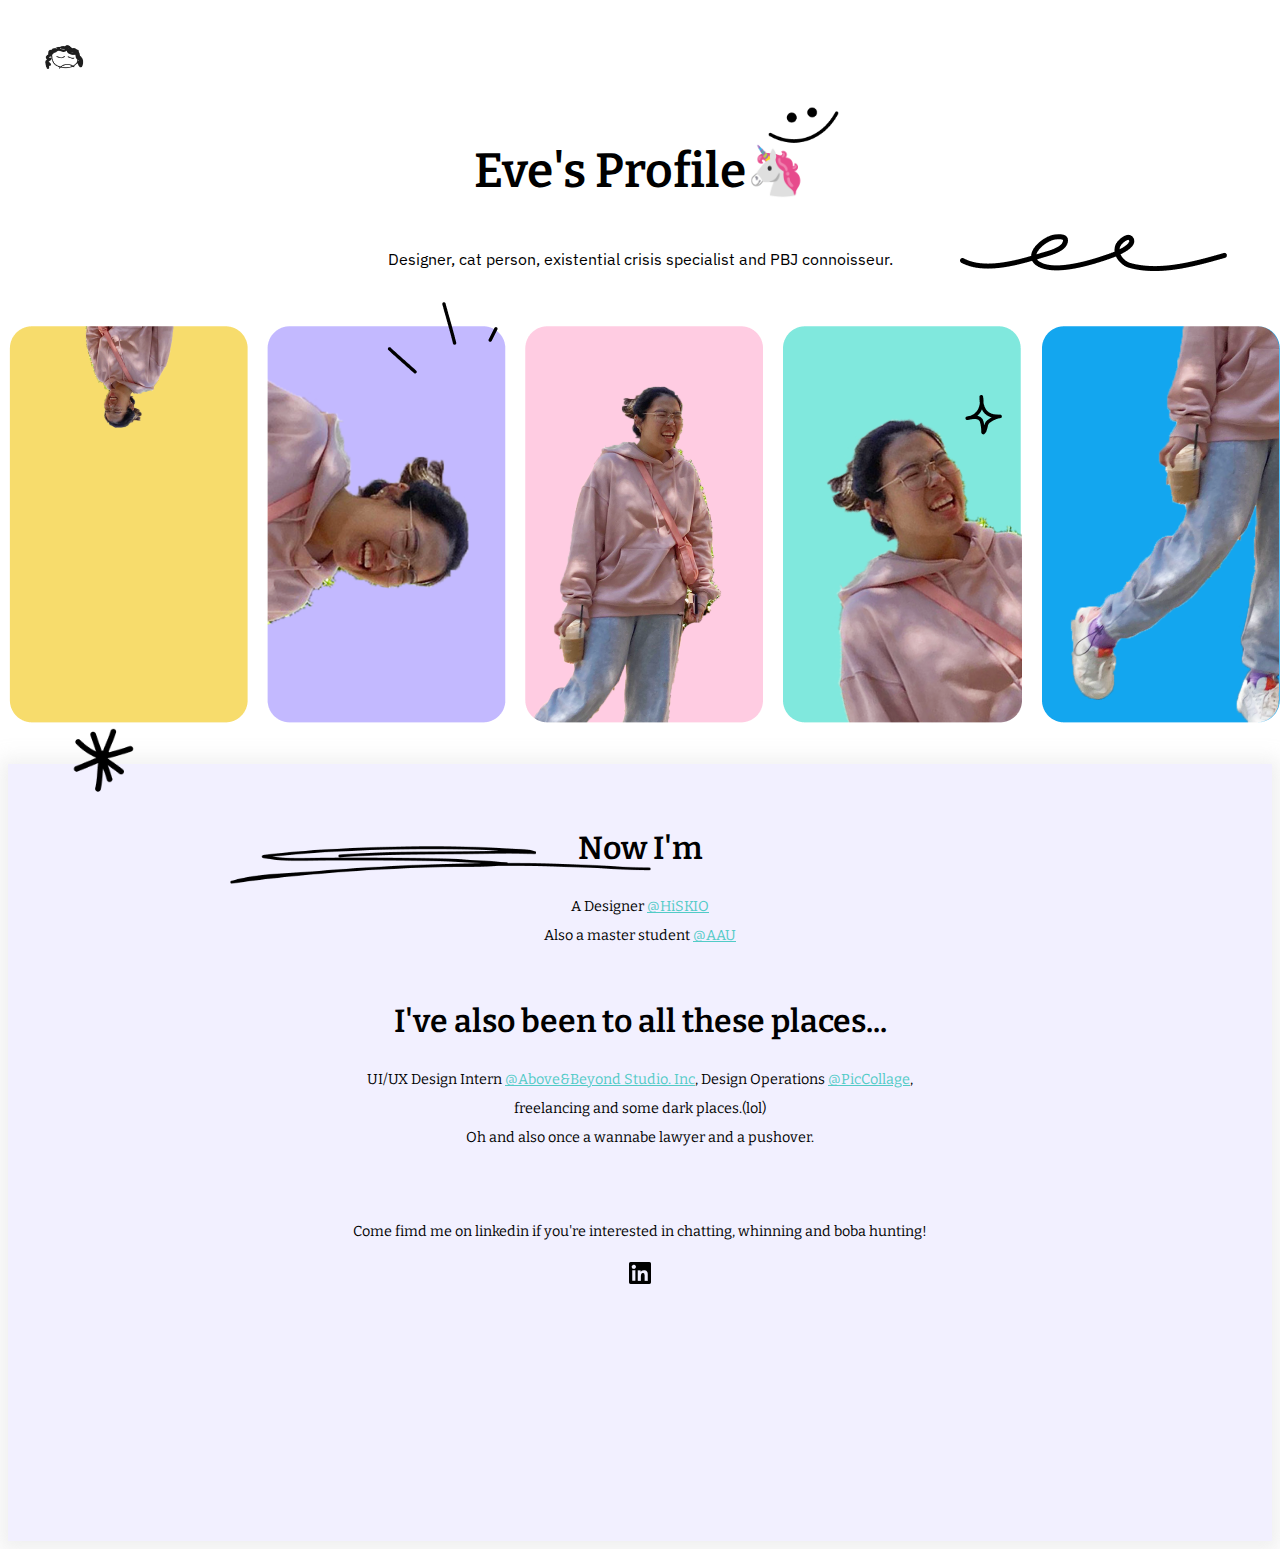
<file: profile/index.html>
<!DOCTYPE html>
<html lang="en">
<head>
	<meta charset="UTF-8">
	<meta name="viewport" content="width=device-width, initial-scale=1.0">
	<title>Eve Kung's Profile</title>
    <meta charset="UTF-8">
	<meta name="viewport" content="width=device-width, initial-scale=1.0">
	
	<script src="https://ajax.googleapis.com/ajax/libs/jquery/3.6.0/jquery.min.js"></script>
	<link rel="stylesheet" href="css/styleguide.css"></link>
	<link rel="preconnect" href="https://fonts.gstatic.com" crossorigin> 
	<link rel="preconnect" href="https://fonts.googleapis.com"> 
	<link rel="preconnect" href="https://fonts.gstatic.com" crossorigin> 
	<link href="https://fonts.googleapis.com/css2?family=Bitter:ital,wght@0,100;0,300;0,400;0,500;0,600;0,700;0,800;0,900;1,100;1,200;1,400;1,500;1,600;1,700;1,800&family=IBM+Plex+Sans:ital,wght@0,300;0,400;0,500;0,600;0,700;1,300;1,400;1,500&display=swap" rel="stylesheet">
	<script src="script/script.js"></script>
	<script src="https://code.jquery.com/jquery-3.6.0.min.js"></script>
	<script type="text/javascript" src="//code.jquery.com/jquery-1.9.1.js"></script>
	
	
</head>

<header class="navbar">
	<div class="container display-flex">
		<div class="logo">
			<img src="images/logo.png" alt="" style="width: 7em;">
		</div>
		<div class="flex-stretch"></div>
		
		</nav>
	</div>
</header>

<body>
	<div class="intro">
		<h1 class="heading">Eve's Profile🦄</h1>
		<p>Designer, cat person, existential crisis specialist and PBJ connoisseur.</p>

		<div class="heroimg">
			<img src="images/heroimg.png" alt="">
		</div>

	</div>

	<div class="doodle1">
		<img style="width: 70%;" src="images/Misc_04.png" alt="">
	</div>

	<div class="doodle2">
		<img style="width: 80%;" src="images/Misc_03.png" alt="">
	</div>

	<div class="doodle3">
		<img src="images/Underline_06.png" alt="">
	</div>

	<div class="doodle4">
		<img style="width:70%;" src="images/Underline_10.png" alt="">
	</div>

	<div class="description">
		<h2>Now I'm</h2>
		<h3>A Designer <a href="https://hiskio.com/en">@HiSKIO</a>
			<br>
			Also a master student <a href="https://www.academyart.edu">@AAU</a></h3>


		<h2 style="margin-top: 4%;">I've also been to all these places...</h2>
		<h3>
			UI/UX Design Intern <a href="https://www.linkedin.com/company/above-beyond-studios-inc/">@Above&Beyond Studio. Inc</a>, 
			Design Operations <a href="https://piccollage.com/">@PicCollage</a>, 
			<br>
			freelancing and some dark places.(lol)
			<br>
			Oh and also once a wannabe lawyer and a pushover.
		</h3>

		<div class="linkedin">
			<h3>Come fimd me on linkedin if you're interested in chatting, whinning and boba hunting!</h3>
			<div style="justify-content: center; align-self: center; ">
				<a href="https://www.linkedin.com/in/evekung/">
					<img src="images/linkedin.png" alt="">
				</a>
		

			</div>
		
		</div>
	
	</div>
    



	


</body>
</html>
</file>
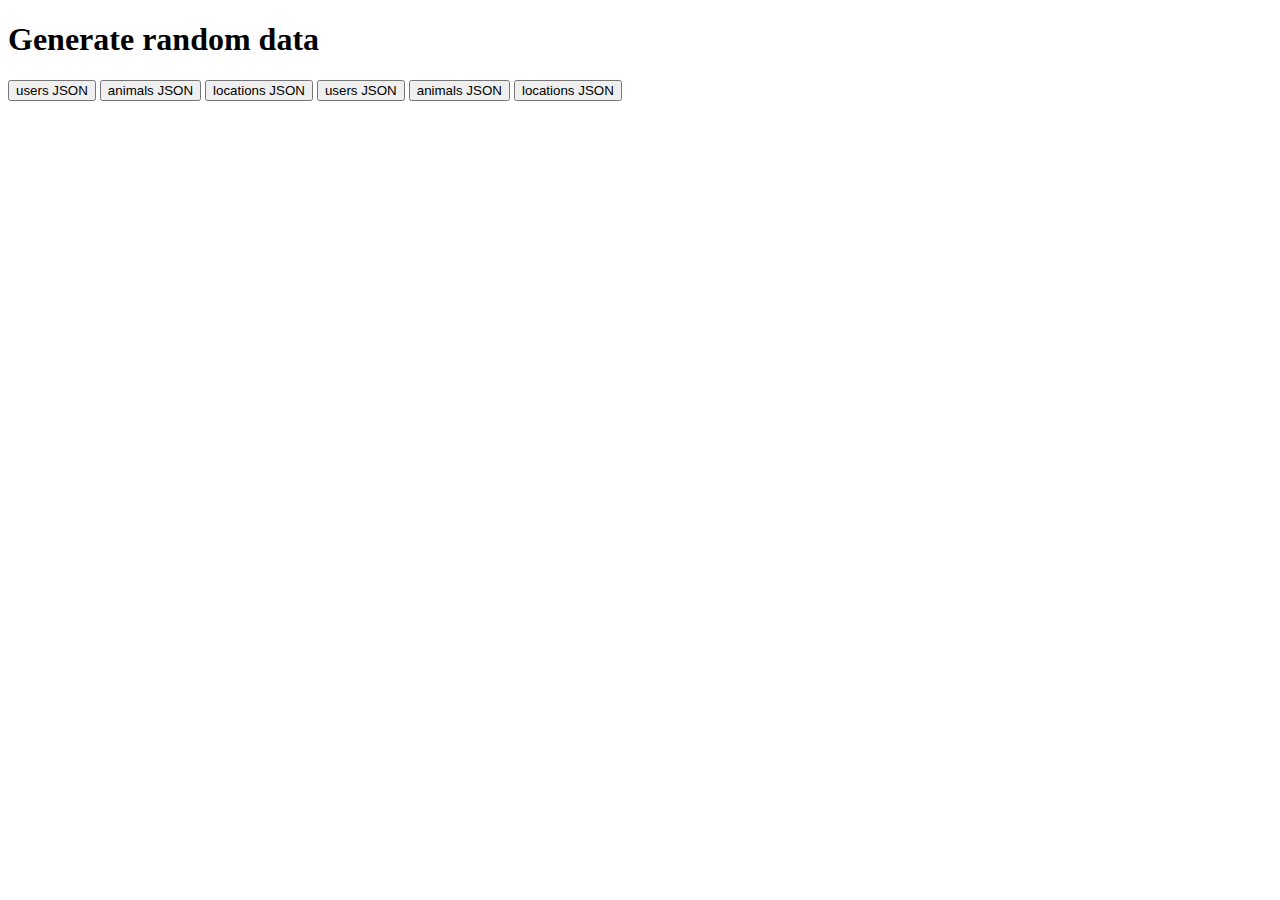
<file: data/generator.html>
<!DOCTYPE html>
<html lang="en">
<head>
    <meta charset="UTF-8">
    <meta http-equiv="X-UA-Compatible" content="IE=edge">
    <meta name="viewport" content="width=device-width, initial-scale=1.0">
    <title>Data Generator</title>
   
    <script src="chance.min.js"></script>
    <script src="dayjs.min.js"></script>
    <script src="md5.min.js"></script>
    <script src="generator.js"></script>

</head>
<body>
    <h1>Generate random data</h1>
    <div>
        <button class="users-json">users JSON</button>
        <button class="animals-json">animals JSON</button>
        <button class="locations-json">locations JSON</button>        
        <button class="users-sql">users JSON</button>
        <button class="animals-sql">animals JSON</button>
        <button class="locations-sql">locations JSON</button>
    </div>
    <div class="output"></div>
</body>
</html>
</file>
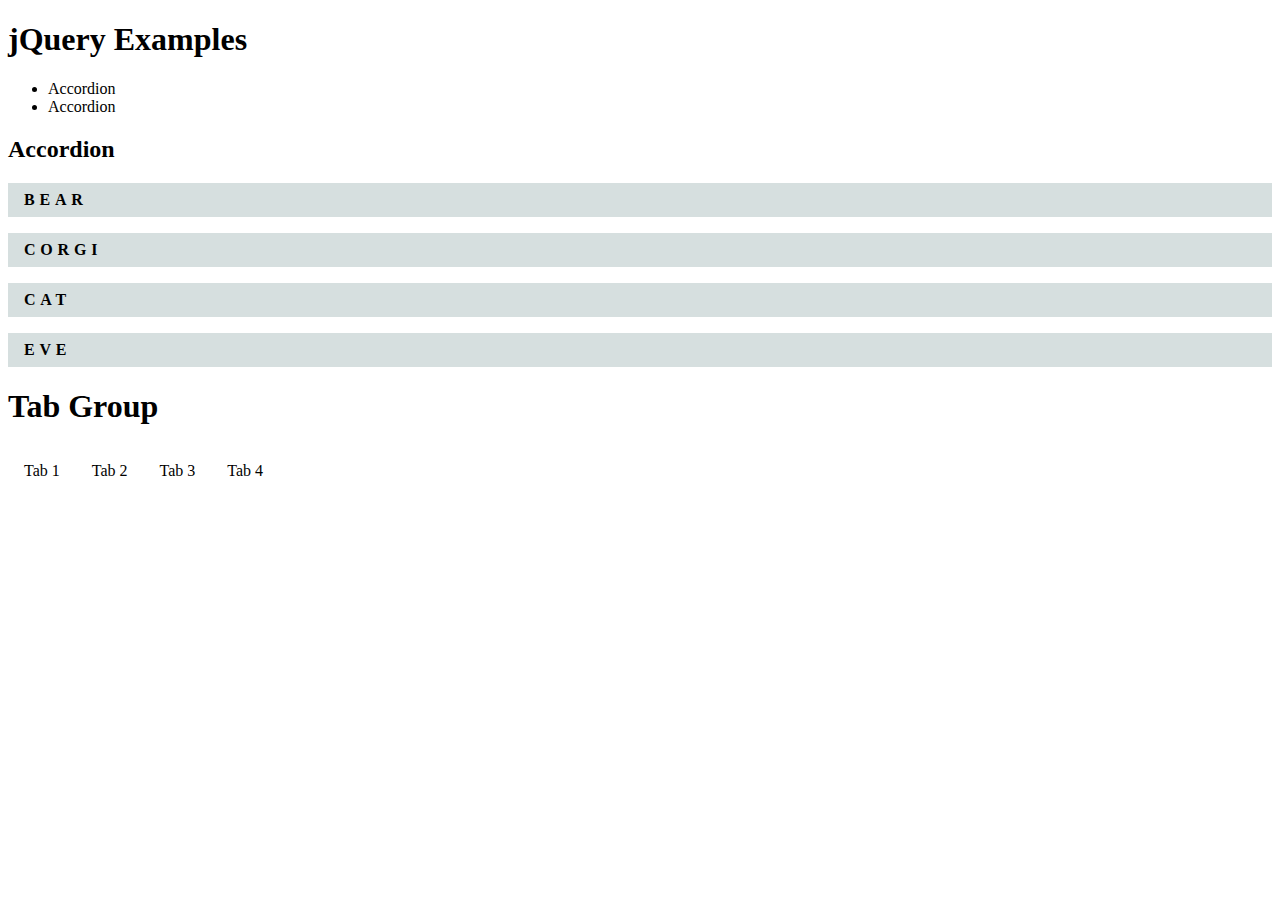
<file: examples/jquery.html>
<!DOCTYPE html>
<html lang="en">
<head>
    <meta charset="UTF-8">
    <meta http-equiv="X-UA-Compatible" content="IE=edge">
    <meta name="viewport" content="width=device-width, initial-scale=1.0">
    <title>Remembering jQuery</title>

    <link rel="stylesheet" href="css/jquery.css">
    <script src="js/jquery.js"></script>
    <script src="https://code.jquery.com/jquery-3.6.0.min.js"></script>

	
</head>
<body>
    <header>
        <h1>jQuery Examples</h1>
    </header>

    <nav>
        <ul>
            <li><a href="#accordion"></a>Accordion</li>
            <li><a href="#tabgroup"></a>Accordion</li>
        </ul>
    </nav>

    <div id="accordion">
        <h2>Accordion</h2>
        <dl class="accordion">
            <!-- (dt+dd)*4 -->
            <dt>Bear</dt>
            <dd>Lives in the woods</dd>
            <dt>Corgi</dt>
            <dd>Lives in a palace</dd>
            <dt>Cat</dt>
            <dd>Lives in a mansion</dd>
            <dt>Eve</dt>
            <dd>Lives in pain</dd>
        </dl>

    </div>

    <div id="tabgroup">
        <h1>Tab Group</h1>

        <div class="tabgroup">
            <div class="tabset">
                <div class="tab active">Tab 1</div>
                <div class="tab">Tab 2</div>
                <div class="tab">Tab 3</div>
                <div class="tab">Tab 4</div>
            </div>
            <div class="contentset">
                <div class="content active">
                    <h3>Content 1</h3>
                    <div>
                        <p>Lorem ipsum dolor sit, amet consectetur adipisicing elit. Ex porro ut sed neque est minima excepturi molestiae similique nemo obcaecati laborum adipisci aut quaerat beatae, tempora quidem assumenda harum dolorum amet at repellat dignissimos. Nostrum veniam voluptatum est unde aspernatur.</p>
                        <p>Aut asperiores cum sunt beatae maxime a consequuntur, architecto molestias ad cupiditate placeat porro laborum corporis doloremque quod magnam dolorem, repellendus doloribus est. Pariatur error officia qui est voluptatum quidem et neque, nam ratione autem magnam, at architecto, impedit beatae.</p>
                        <p>Doloribus ab quasi tenetur quos adipisci voluptatum animi iste fuga quibusdam, recusandae ullam blanditiis dolorum, pariatur tempora exercitationem perspiciatis nulla eligendi! Similique, et? A amet illo sunt? Vitae quidem iste eveniet. Obcaecati aliquam neque esse minus temporibus beatae necessitatibus magnam?</p>
                        <p>Fugit recusandae corrupti veritatis, dignissimos placeat modi a quidem at quae minima id repellendus. Explicabo facilis ab, ad rerum possimus ratione sunt numquam saepe nemo, soluta provident delectus voluptatibus asperiores error quas suscipit harum pariatur culpa eum iure molestiae! Repellat!</p>
                    </div>
                </div>
                <div class="content">
                    <h3>Content 2</h3>
                    <div>
                        <p>Lorem ipsum dolor sit amet consectetur adipisicing elit. Ducimus fuga qui, deleniti voluptatibus eum perspiciatis quas obcaecati minima doloribus, fugiat nam beatae excepturi illo. Cupiditate repellat id ipsam distinctio, rerum harum voluptate, modi asperiores qui soluta excepturi aspernatur quasi ad?</p>
                        <p>Deserunt perferendis labore culpa, quas porro ullam doloribus eaque aliquid qui est asperiores eos dolorem explicabo provident omnis. Officiis suscipit quos sint. Doloremque voluptatum expedita dolore, quaerat, excepturi quibusdam voluptate perferendis nulla neque nostrum consectetur sit sunt natus consequatur corrupti?</p>
                        <p>Nemo, cupiditate dolorem repellat pariatur quam possimus dolor quas. Aperiam sequi nostrum, in dignissimos nihil ad assumenda molestias et maxime sunt culpa maiores! Sint accusantium corporis quos, quis, officiis, ducimus velit nulla odit soluta debitis non molestias voluptate autem repellendus.</p>
                        <p>Doloribus dolorem explicabo expedita modi, consectetur in sed sit illum eum magnam repellendus placeat maiores cumque quasi ratione debitis magni eligendi laudantium? Blanditiis temporibus accusantium quod doloremque nulla reprehenderit ad eius eligendi necessitatibus! Veniam, quia minus! Reiciendis corporis voluptate praesentium.</p>
                    </div>
                </div>
                <div class="content">
                    <h3>Content 3</h3>
                    <div>
                        <p>Lorem ipsum dolor sit amet consectetur adipisicing elit. Explicabo error minima optio fuga perspiciatis veniam. Odio id molestias ipsa debitis deserunt, dolorum blanditiis beatae nulla iure odit architecto eius aliquam. Aliquam perspiciatis iure nobis nesciunt. Esse et deleniti officiis cumque.</p>
                        <p>Eos repellat error facilis enim ut, voluptatum nam corporis quo dolores veritatis aliquid? Quaerat nemo fugit reprehenderit repellendus sunt magni reiciendis inventore? Nesciunt officiis error, deserunt animi ullam aspernatur optio consectetur hic, maxime neque eos quos! Ex perferendis ipsum iste?</p>
                        <p>Labore eligendi ipsam veniam laboriosam minima facere voluptatum, laborum ea quasi consequatur sunt, voluptatibus repellendus nostrum illo repudiandae quisquam. Ipsam odio, amet, vel veniam dolor ex repellendus repudiandae quibusdam obcaecati id esse quaerat nostrum totam vero accusamus. Consequatur, esse doloribus.</p>
                        <p>Accusamus est quam excepturi exercitationem quae, laudantium officiis rerum amet possimus architecto ipsa, ullam, sit numquam eveniet iste quod? Voluptatibus natus magnam quibusdam commodi atque illum ad maiores, repellendus quo eos voluptatum, ratione fugit necessitatibus sequi maxime nemo ea adipisci?</p>
                    </div>
                </div>
                <div class="content">
                    <h3>Content 4</h3>
                    <div>
                        <p>Lorem ipsum dolor sit, amet consectetur adipisicing elit. Rerum at dolores laudantium deleniti alias eveniet dolore! Deserunt harum odit magnam. Cumque deleniti sunt quasi error vitae dolore? Harum veniam, officiis reiciendis deserunt est a, totam corrupti rerum quae aliquam cum!</p>
                        <p>Molestias ducimus perferendis vitae ad aut non reiciendis magnam, sit totam. Dignissimos ad suscipit eaque amet dolorem vel deleniti nostrum at error, facilis ab, est fugiat nemo accusantium consequuntur numquam quam iusto sunt voluptate autem aut sit quas, ipsum molestias.</p>
                        <p>Veritatis sint natus explicabo repudiandae laboriosam. Cumque, inventore ducimus. At provident consectetur veritatis nobis reprehenderit, doloremque itaque quo molestias? Sit, in. Reprehenderit aut neque reiciendis porro earum dolorum soluta, molestiae dolores placeat odio possimus perspiciatis ipsum. Quisquam quis pariatur hic.</p>
                        <p>Quaerat quibusdam error, esse labore dignissimos exercitationem, rerum iusto deserunt enim excepturi reprehenderit non sapiente explicabo recusandae totam nemo qui sunt quo voluptatibus dicta nostrum molestias. Deleniti tenetur similique perspiciatis totam provident molestias omnis veniam aliquid rerum, inventore aperiam cum.</p>
                    </div>
                </div>
            </div>

        </div>
    </div>
    

    
</body>
</html>
</file>
<file: profile/css/styleguide.css>
.intro {
  display: flex;
  flex-direction: column;
  text-align: center;
}

a {
  color: #52cbc7;
}

h1 {
  font-family: Bitter; 
  font-size: 3em;
  font-weight: 600;
}

p {
  font-family: 'IBM Plex Sans';
  text-align: center;
}

h2, h3 {
  font-family: Bitter; 
  text-align: center;
}

.doodle1 {
  z-index: 50;
  position: absolute;
  left: 60%;
  bottom: auto;
  top: 10%;
  animation: wiggle 1s infinite;
}

.doodle2 {
  z-index: 50;
  position: absolute;
  left: 5%;
  bottom: auto;
  top: 80%;
  animation: shake 1s infinite;
}

.doodle3 {
  z-index: 50;
  position: absolute;
  left: 75%;
  bottom: auto;
  top: 26%;
}

.doodle4 {
  z-index: 50;
  position: absolute;
  left: 18%;
  bottom: auto;
  top: 94%;
}

.description {
  background: #f2f0ff;
  box-shadow: 0px 3px 18px 8px rgba(197, 197, 197, 0.25);
  display: block;
  justify-content: center;
  margin-top: 3%;
  padding: 3% 0 20% 0;
}

.description h2 {
  font-size: 2em;
  font-weight: 600;
  text-align: center;
  
}

.description h3 {
  line-height: 2em;
  font-weight: 400; 
  font-size: 0.9em; 
}

.linkedin {
  display: flex;
  flex-direction: column;
  justify-content: center;
  padding: 0 25% 0 25%;
  margin-top: 4%;
}

/* animation */

@keyframes wiggle {
  0% { transform: rotate(0deg); }
  80% { transform: rotate(-4deg); }
  85% { transform: rotate(10deg); }
  95% { transform: rotate(-5deg); }
 100% { transform: rotate(0deg); }
}

@keyframes shake {
  10%, 90% {
    transform: translate3d(-5px, 0, 0);
  }

  20%, 80% {
    transform: translate3d(2px, 0, 0);
  }

  30%, 50%, 70% {
    transform: translate3d(-4px, 0, 0);
  }

  40%, 60% {
    transform: translate3d(4px, 0, 0);
  }
}
</file>
